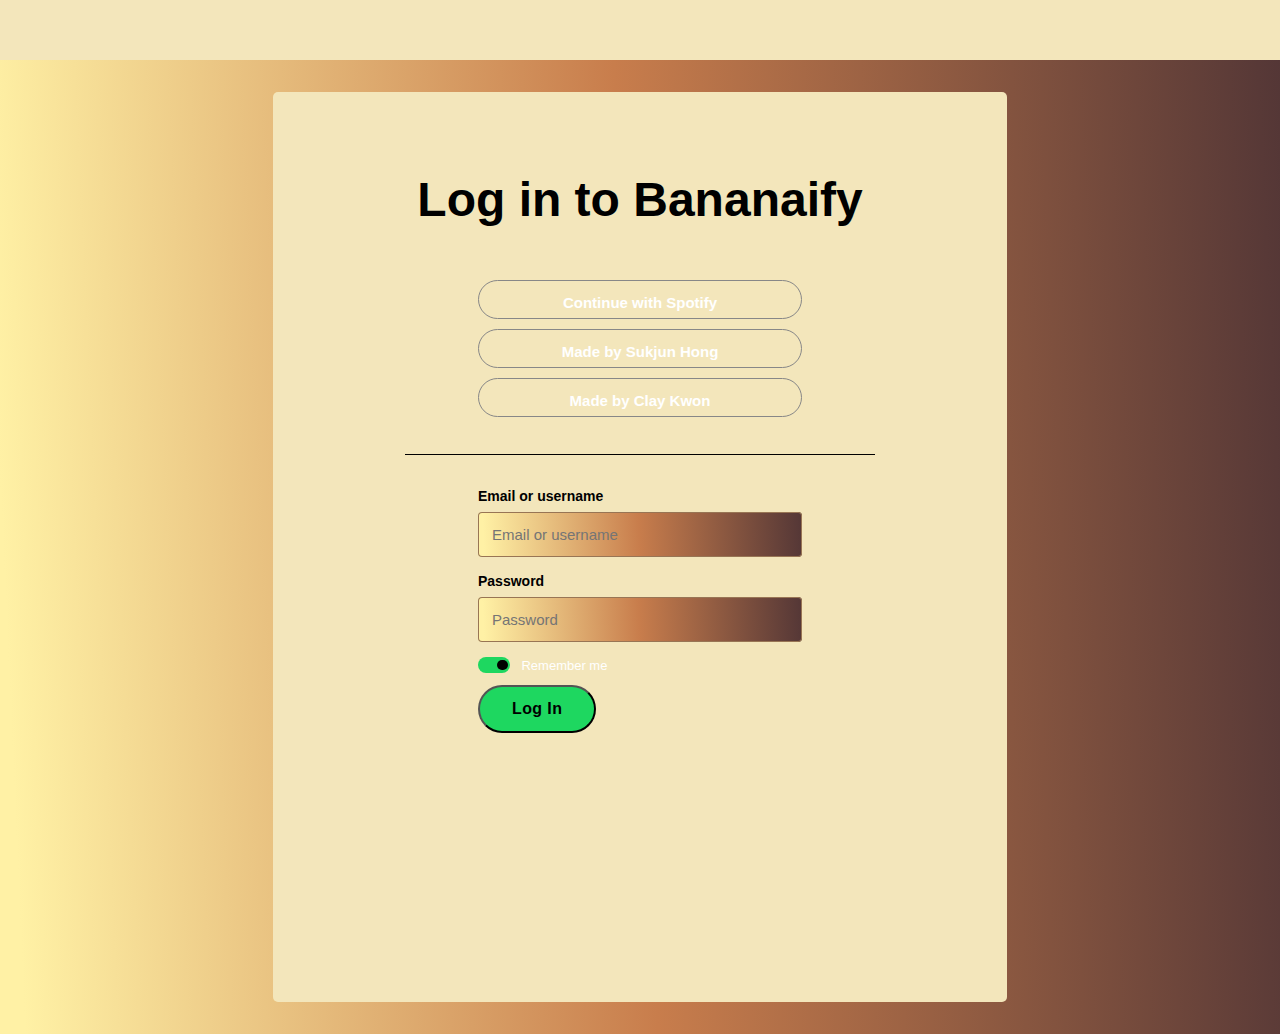
<file: index.html>
<!DOCTYPE html>
<html lang="en">

<head>
    <meta charset="UTF-8">
    <meta name="viewport" content="width=device-width, initial-scale=1">
    <title>Not Spotify Log in Page</title>
    <link rel="stylesheet" href="style.css">
</head>

<body>

    <header>
        <div class="logo">
            <a href="recommendations.html"></a>
        </div>
    </header>
    
    <section>
        <div class="main">
            <h1>Log in to Bananaify</h1>
            
            <div class="account-connect"> 
                <button class="a-c btn" id="a"><span>Continue with Spotify</span></button>
                <button class="a-c btn" id="b"><span>Made by Sukjun Hong</span></button>
                <button class="a-c btn" id="c"><span>Made by Clay Kwon</span></button>
            </div>
            
            <hr>
        
            <div class="log-in">
                <form>
                    <label>Email or username</label>
                    <input type="text" placeholder="Email or username">
                    <label>Password</label>
                    <input type="text" placeholder="Password">
                    <div class="switch">
                        <input type="checkbox" id="switch" checked>
                        <label for="switch"></label>
                        <span>Remember me</span>
                    </div>
                    <button>Log In</button>
                </form>
            </div>
        
        </div>
        
    </section>

    <script>
        const CLIENT_ID = '17e466af805745bf8a92dda2b32555c3';
        const REDIRECT_URI = 'http://127.0.0.1:5000/recommendations.html';

        document.getElementById('a').addEventListener('click', function() {
            let url = `https://accounts.spotify.com/authorize?client_id=${CLIENT_ID}&redirect_uri=${encodeURIComponent(REDIRECT_URI)}&scope=user-read-recently-played&response_type=token`;
            window.location.href = url;
        });
    </script>
</body>

</html>
</file>
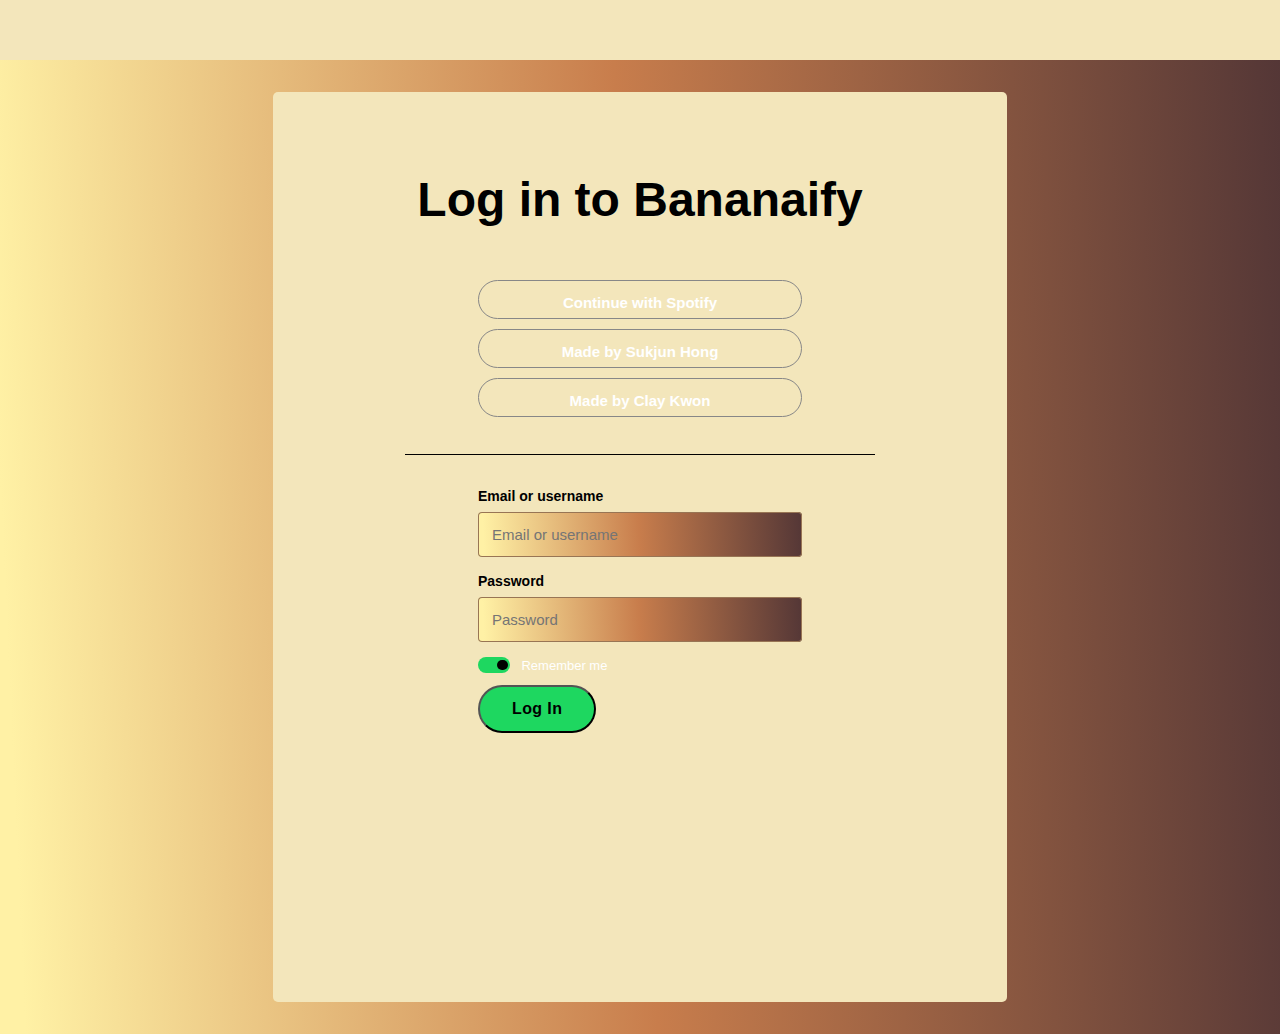
<file: htmls/index.html>
<!DOCTYPE html>
<html lang="en">

<head>
    <meta charset="UTF-8">
    <meta name="viewport" content="width=device-width, initial-scale=1">
    <title>Not Spotify Log in Page</title>
    <link rel="stylesheet" href="style.css">
</head>

<body>
    <header>
        <div class="logo">
            <a href="recommendations.html"></a>
        </div>
    </header>
    <section>
        <div class="main">
            <h1>Log in to Bananaify</h1>
            <div class="account-connect">
                <button class="a-c btn" id="a"><span>Continue with Spotify</span></button>
                <button class="a-c btn" id="b"><span>Made by Sukjun Hong</span></button>
                <button class="a-c btn" id="c"><span>Made by Clay Kwon</span></button>
            </div>
            <hr>
            <div class="log-in">
                <form>
                    <label>Email or username</label>
                    <input type="text" placeholder="Email or username">
                    <label>Password</label>
                    <input type="text" placeholder="Password">
                    <div class="switch">
                        <input type="checkbox" id="switch" checked>
                        <label for="switch"></label>
                        <span>Remember me</span>
                    </div>
                    <button>Log In</button>
                </form>
            </div>
        </div>
    </section>
    <script>
        const CLIENT_ID = '17e466af805745bf8a92dda2b32555c3';
        const REDIRECT_URI = 'http://127.0.0.1:5000/recommendations.html';
        document.getElementById('a').addEventListener('click', function () {
            let url = `https://accounts.spotify.com/authorize?client_id=${CLIENT_ID}&redirect_uri=${encodeURIComponent(REDIRECT_URI)}&scope=user-top-read%20user-read-recently-played&response_type=token`;
            window.location.href = url;
        });
    </script>
</body>

</html>
</file>
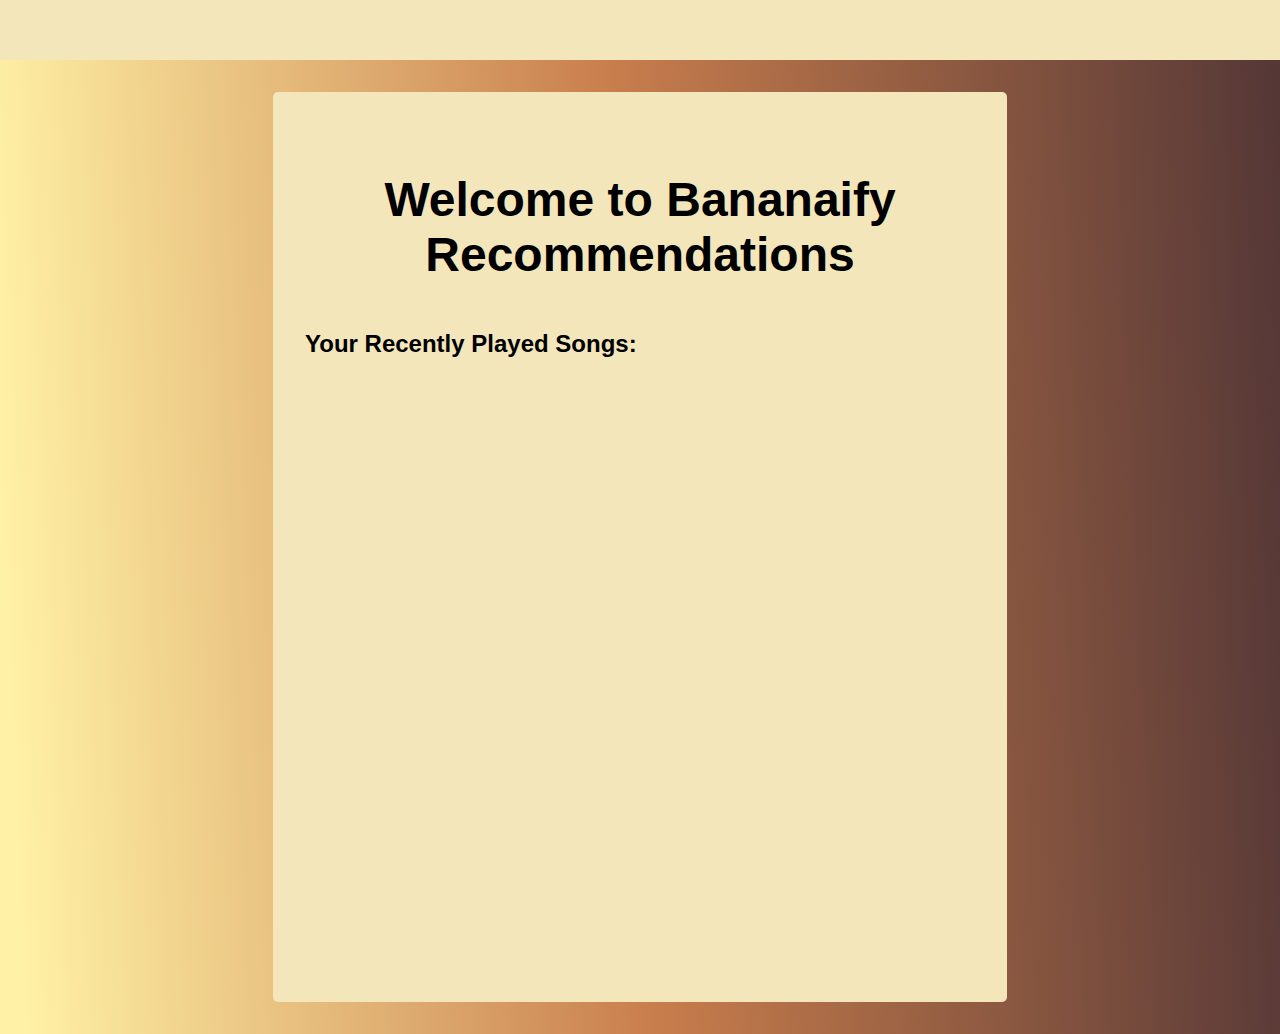
<file: recommendations.html>
<!DOCTYPE html>
<html lang="en">

<head>
    <meta charset="UTF-8">
    <meta name="viewport" content="width=device-width, initial-scale=1">
    <title>Recommendations from Bananaify</title>
    <link rel="stylesheet" href="style.css">
</head>

<body>

    <header>
        <div class="logo">
            <a href="index.html"></a>
        </div>
    </header>
    
    <section>
        <div class="main">
            <h1>Welcome to Bananaify Recommendations</h1>

            <div id="recentlyPlayedSection">
                <h2>Your Recently Played Songs:</h2>
                <ul id="recentlyPlayed"></ul>
            </div>
                    
        </div>
        
    </section>

    <script>
        const CLIENT_ID = '17e466af805745bf8a92dda2b32555c3';
        const REDIRECT_URI = 'http://127.0.0.1:5000/';

        let recentlyPlayedData = [];  // This will store our songs and genres

        function getRecentlyPlayed(accessToken) {
            fetch('https://api.spotify.com/v1/me/player/recently-played', {
                headers: {
                    'Authorization': `Bearer ${accessToken}`
                }
            })
            .then(response => response.json())
            .then(data => {
                let ul = document.getElementById('recentlyPlayed');
                data.items.forEach(item => {
                    let trackInfo = {
                        name: item.track.name,
                        artist: item.track.artists[0].name,
                        genre: ""  
                    };
                    recentlyPlayedData.push(trackInfo);

                    // get genres for each artist
                    fetch(`https://api.spotify.com/v1/artists/${item.track.artists[0].id}`, {
                        headers: {
                            'Authorization': `Bearer ${accessToken}`
                        }
                    })
                    .then(response => response.json())
                    .then(artistData => {
                        trackInfo.genre = artistData.genres.join(', ');  // Joining all genres with commas

                        // Print the song, artist, and genre
                        let li = document.createElement('li');
                        li.textContent = `${trackInfo.name} by ${trackInfo.artist} - Genres: ${trackInfo.genre}`;
                        ul.appendChild(li);
                    });
                });
            });
        }

        const hash = window.location.hash.substring(1);
        const params = new URLSearchParams(hash);
        if (params.has('access_token')) {
            getRecentlyPlayed(params.get('access_token'));
        }
    </script>
</body>

</html>
</file>
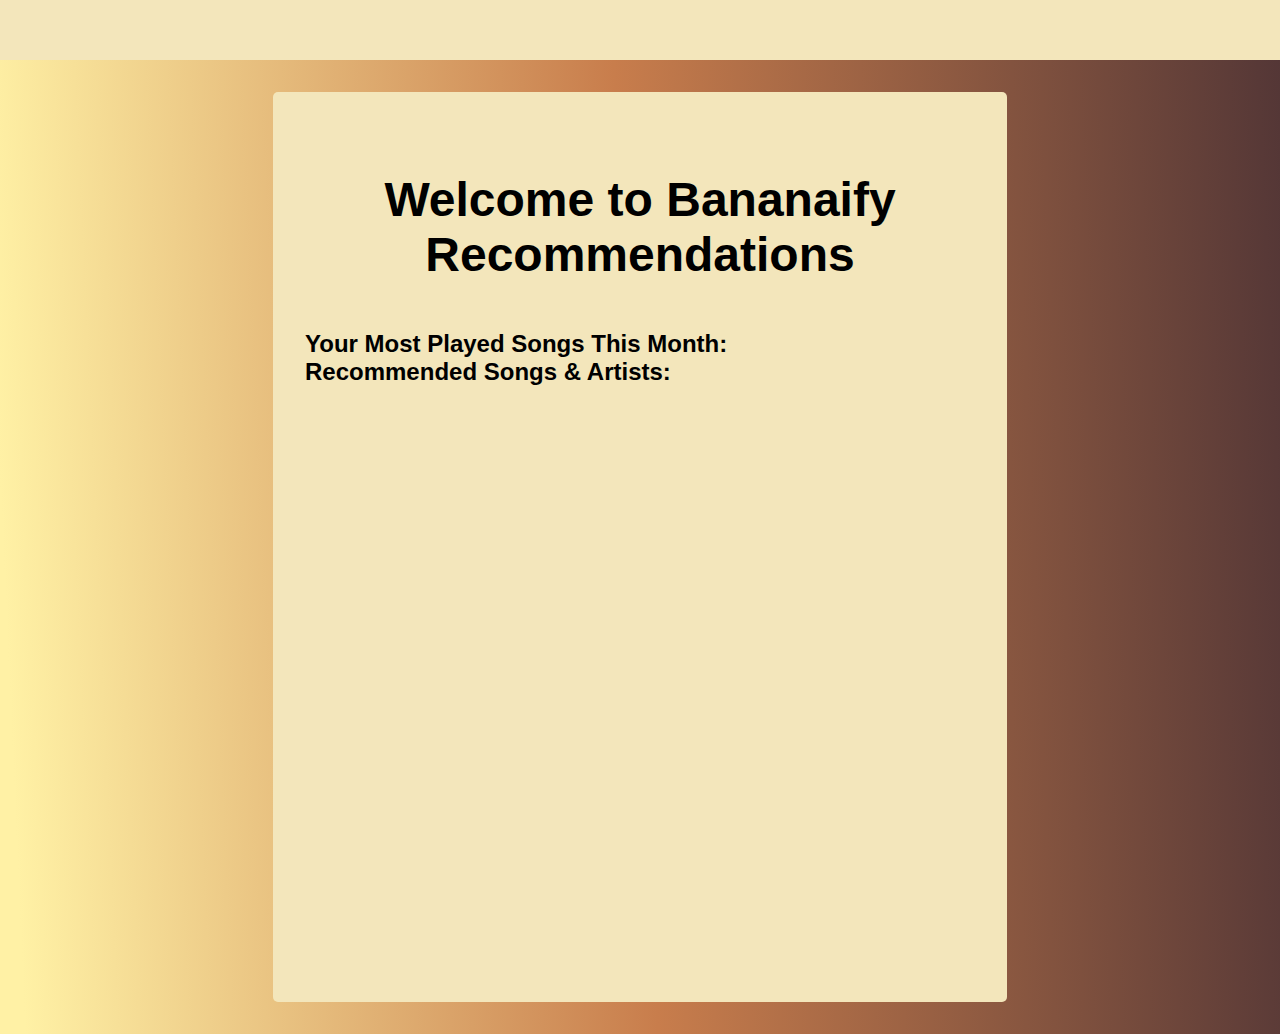
<file: htmls/recommendations.html>
<!DOCTYPE html>
<html lang="en">

<head>
    <meta charset="UTF-8">
    <meta name="viewport" content="width=device-width, initial-scale=1">
    <title>Recommendations from Bananaify</title>
    <link rel="stylesheet" href="style.css">
    <style>
        #recentlyPlayedSection li {
            font-size: 1em;
            font-weight: bold;
            margin-bottom: 20px;
        }
    </style>
</head>

<body>
    <header>
        <div class="logo">
            <a href="index.html"></a>
        </div>
    </header>
    <section>
        <div class="main">
            <h1>Welcome to Bananaify Recommendations</h1>
            <div id="recentlyPlayedSection">
                <h2>Your Most Played Songs This Month:</h2>
                <ul id="recentlyPlayed"></ul>
            </div>
            <div id="recommendedSection">
                <h2>Recommended Songs & Artists:</h2>
                <ul id="recommendations"></ul>
            </div>
        </div>
    </section>
    <script>
        const CLIENT_ID = '17e466af805745bf8a92dda2b32555c3';
        const REDIRECT_URI = 'http://127.0.0.1:5000/recommendations.html';
        let recentlyPlayedData = [];

        function getRecentlyPlayed(accessToken) {
            fetch('https://api.spotify.com/v1/me/top/tracks?time_range=short_term&limit=10', {
                headers: {
                    'Authorization': `Bearer ${accessToken}`
                }
            })
            .then(response => {
                if (!response.ok) {
                    throw new Error('Failed to fetch recently played tracks');
                }
                return response.json();
            })
            .then(data => {
                let ul = document.getElementById('recentlyPlayed');
                data.items.forEach(item => {
                    let trackInfo = {
                        name: item.name,
                        artist: item.artists[0].name
                    };
                    let li = document.createElement('li');
                    li.textContent = `${trackInfo.name} by ${trackInfo.artist}`;
                    ul.appendChild(li);
                });
        
                const hardcodedGenres = ['rock', 'pop'];
                getRecommendations(accessToken, hardcodedGenres);
            })
            .catch(error => {
                console.error("Error fetching recently played tracks:", error);
            });
        }
        

        function getRecommendations(accessToken, genres) {
            const genreString = genres.join(',');
            console.log("Requesting recommendations for genres:", genreString);
        
            const encodedGenreString = encodeURIComponent(genreString);
            
            const requestURL = `https://api.spotify.com/v1/recommendations?seed_genres=${encodedGenreString}`;
            console.log("Recommendations request URL:", requestURL); 
        
            fetch(requestURL, {
                headers: {
                    'Authorization': `Bearer ${accessToken}`
                }
            })
            .then(response => {
                if (!response.ok) {
                    return response.json().then(errorData => {
                        throw new Error(`Failed to fetch recommendations. Spotify says: ${JSON.stringify(errorData)}`);
                    });
                }
                return response.json();
            })
            .then(data => {
                console.log("Recommendation data:", data);
                let ul = document.getElementById('recommendations');
                data.tracks.forEach(track => {
                    let recommendationInfo = {
                        name: track.name,
                        artist: track.artists[0].name
                    };
                    let li = document.createElement('li');
                    li.textContent = `${recommendationInfo.name} by ${recommendationInfo.artist}`;
                    ul.appendChild(li);
                });
            })
            .catch(error => {
                console.error("Error fetching recommendations:", error);
            });
        }
        
        

        const hash = window.location.hash.substring(1);
        const params = new URLSearchParams(hash);
        if (params.has('access_token')) {
            getRecentlyPlayed(params.get('access_token'));
        }
    </script>
</body>

</html>

</html>
</file>
<file: style.css>
* {
  margin: 0;
  padding: 0;
  box-sizing: border-box;
  text-decoration: none;
  list-style: none;
}

html {
  font-family: CircularspTitle, CircularSpTitle-Tall, CircularSp-Arab, CircularSp-Hebr, CircularSp-Cyrl, CircularSp-Grek, CircularSp-Deva, sans-serif;
}

header {
  padding: 30px 0px 30px 51px;
  background-color: #F3E6BB;
  background-repeat: repeat;
}

header .logo img {
  width: 120px;
}


section {
  background: linear-gradient(87.4deg, rgb(255, 241, 165) 1.9%, rgb(200, 125, 76) 49.7%, rgb(83, 54, 54) 100.5%);
  display: flex;
  align-items: center;
  justify-content: center;
}

  section div.main {
  margin: 32px 0;
  padding: 32px;
  width: 734px;
  height: 910px;
  background: #F3E6BB; 
  border-radius: 5px
}

  section div.main h1{
    text-align: center;
    margin: 48px 0;
    color: black;
    font-size: 48px;
    font-weight: bolder;
  }


  section div.main .account-connect {
    display: flex;
    align-items: center;
    justify-content: center;
    flex-direction: column;
  }
  
  section div.main .account-connect button{
    width: 324px;
    text-align: center;
    padding: 10px 20px;
    border: none;
    outline: none;
    margin: 5px 0;
    border-radius: 500px;
    color: white;
    background: transparent;
    border: 1px solid #878787;
    font-size: 15px;
    font-weight: bold;
    }
    
  section div.main .account-connect button img {
    width: 23px;
    float: left;
    margin: 0 10px;
  }
  
  section div.main .account-connect button span {
    position: relative;
    top: 3px;
    
  }
  
  section div.main hr{
    margin: 32px 100px;
    border-right: none;
    border-bottom: none;
    border-left: none;
    border-image: initial;
    border-top: 1px solid rgb(41, 41, 41);
    border-color: black;
  }


section div.main .log-in {
  display: flex;
  align-items: center;
  justify-content: center;
  font-weight: bold;
}

section div.main .log-in form label {
  color: black;
  font-size: 14px;
  margin-bottom: 8px;
  display: inline-block;
}

section div.main .log-in form input{
  display: block;
  padding: 14px;
  width: 324px;
  margin-bottom: 15px;
  font-size: 15px;
  font-weight: 500;
  background: linear-gradient(87.4deg, rgb(255, 241, 165) 1.9%, rgb(200, 125, 76) 49.7%, rgb(83, 54, 54) 100.5%);
  outline: none;
  border: none;
  appearance: none;
  border-radius: 4px;
  box-shadow: inset 0 0 0 1px #987554;
  color: black;
}

.switch{
  margin: 0;
  padding: 0;
}

.switch input[type=checked]{
  height: 0;
  width: 0;
  visibility: hidden
}

.switch label {
  margin: 10px 0px 20 0px;
  cursor: pointer;
  padding: 3px;
  width: 32px;
  height: 16px;
  background: #987554;
  display: block;
  border-radius: 50em;
  position: relative;
  transition: .1s;
  box-sizing: border-box;
}

.switch label::after{
  content: '';
  position: absolute;
  width: 11px;
  height: 10px;
  background: black;
  border-radius: 50em;
  transition: .1s;
}

.switch input:active+label{
  background-color: #727272
}

.switch input:checked+label{
  background: #1ed760;
}

.switch input:checked+label:after {
  transform: translateX(calc(100% + 5px));
}

input#switch {
  display: none;
}

.switch span{
  color: white;
  font-size: 13px;
  font-weight: 400;
  position: relative;
  left: 7px;
  bottom: 11px;
}

section div.main .log-in button {
  background-color: #1ed760;
  border-radius: 30px;
  font-weight: bold;
  padding: 8px 32px;
  height: 48px;
  weight: 324px;
  letter-spacing: .4px;
  font-size: 16px;
  margin: 20px 0s;
}

section div.main .log-in a{
  display: block;
  text-align: center;
  color: white;
  font-weight: 400;
  text-decoration: underline;
}
</file>
<file: htmls/style.css>
* {
  margin: 0;
  padding: 0;
  box-sizing: border-box;
  text-decoration: none;
  list-style: none;
}

html {
  font-family: CircularspTitle, CircularSpTitle-Tall, CircularSp-Arab, CircularSp-Hebr, CircularSp-Cyrl, CircularSp-Grek, CircularSp-Deva, sans-serif;
}

header {
  padding: 30px 0px 30px 51px;
  background-color: #F3E6BB;
  background-repeat: repeat;
}

header .logo img {
  width: 120px;
}


section {
  background: linear-gradient(87.4deg, rgb(255, 241, 165) 1.9%, rgb(200, 125, 76) 49.7%, rgb(83, 54, 54) 100.5%);
  display: flex;
  align-items: center;
  justify-content: center;
}

  section div.main {
  margin: 32px 0;
  padding: 32px;
  width: 734px;
  height: 910px;
  background: #F3E6BB; 
  border-radius: 5px
}

  section div.main h1{
    text-align: center;
    margin: 48px 0;
    color: black;
    font-size: 48px;
    font-weight: bolder;
  }


  section div.main .account-connect {
    display: flex;
    align-items: center;
    justify-content: center;
    flex-direction: column;
  }
  
  section div.main .account-connect button{
    width: 324px;
    text-align: center;
    padding: 10px 20px;
    outline: none;
    margin: 5px 0;
    border-radius: 500px;
    color: white;
    background: transparent;
    border: 1px solid #878787;
    font-size: 15px;
    font-weight: bold;
    }
    
  section div.main .account-connect button img {
    width: 23px;
    float: left;
    margin: 0 10px;
  }
  
  section div.main .account-connect button span {
    position: relative;
    top: 3px;
    
  }
  
  section div.main hr{
    margin: 32px 100px;
    border-right: none;
    border-bottom: none;
    border-left: none;
    border-image: initial;
    border-top: 1px solid rgb(41, 41, 41);
    border-color: black;
  }


section div.main .log-in {
  display: flex;
  align-items: center;
  justify-content: center;
  font-weight: bold;
}

section div.main .log-in form label {
  color: black;
  font-size: 14px;
  margin-bottom: 8px;
  display: inline-block;
}

section div.main .log-in form input{
  display: block;
  padding: 14px;
  width: 324px;
  margin-bottom: 15px;
  font-size: 15px;
  font-weight: 500;
  background: linear-gradient(87.4deg, rgb(255, 241, 165) 1.9%, rgb(200, 125, 76) 49.7%, rgb(83, 54, 54) 100.5%);
  outline: none;
  border: none;
  appearance: none;
  border-radius: 4px;
  box-shadow: inset 0 0 0 1px #987554;
  color: black;
}

.switch{
  margin: 0;
  padding: 0;
}

.switch input[type=checked]{
  height: 0;
  width: 0;
  visibility: hidden
}

.switch label {
  margin: 10px 0px 20 0px;
  cursor: pointer;
  padding: 3px;
  width: 32px;
  height: 16px;
  background: #987554;
  display: block;
  border-radius: 50em;
  position: relative;
  transition: .1s;
  box-sizing: border-box;
}

.switch label::after{
  content: '';
  position: absolute;
  width: 11px;
  height: 10px;
  background: black;
  border-radius: 50em;
  transition: .1s;
}

.switch input:active+label{
  background-color: #727272
}

.switch input:checked+label{
  background: #1ed760;
}

.switch input:checked+label:after {
  transform: translateX(calc(100% + 5px));
}

input#switch {
  display: none;
}

.switch span{
  color: white;
  font-size: 13px;
  font-weight: 400;
  position: relative;
  left: 7px;
  bottom: 11px;
}

section div.main .log-in button {
  background-color: #1ed760;
  border-radius: 30px;
  font-weight: bold;
  padding: 8px 32px;
  height: 48px;
  weight: 324px;
  letter-spacing: .4px;
  font-size: 16px;
  margin: 20px 0s;
}

section div.main .log-in a{
  display: block;
  text-align: center;
  color: white;
  font-weight: 400;
  text-decoration: underline;
}

#recommendedSection li {
  font-size: 1em; 
  margin-bottom: 20px;
  font-weight: bold;  
}
</file>
